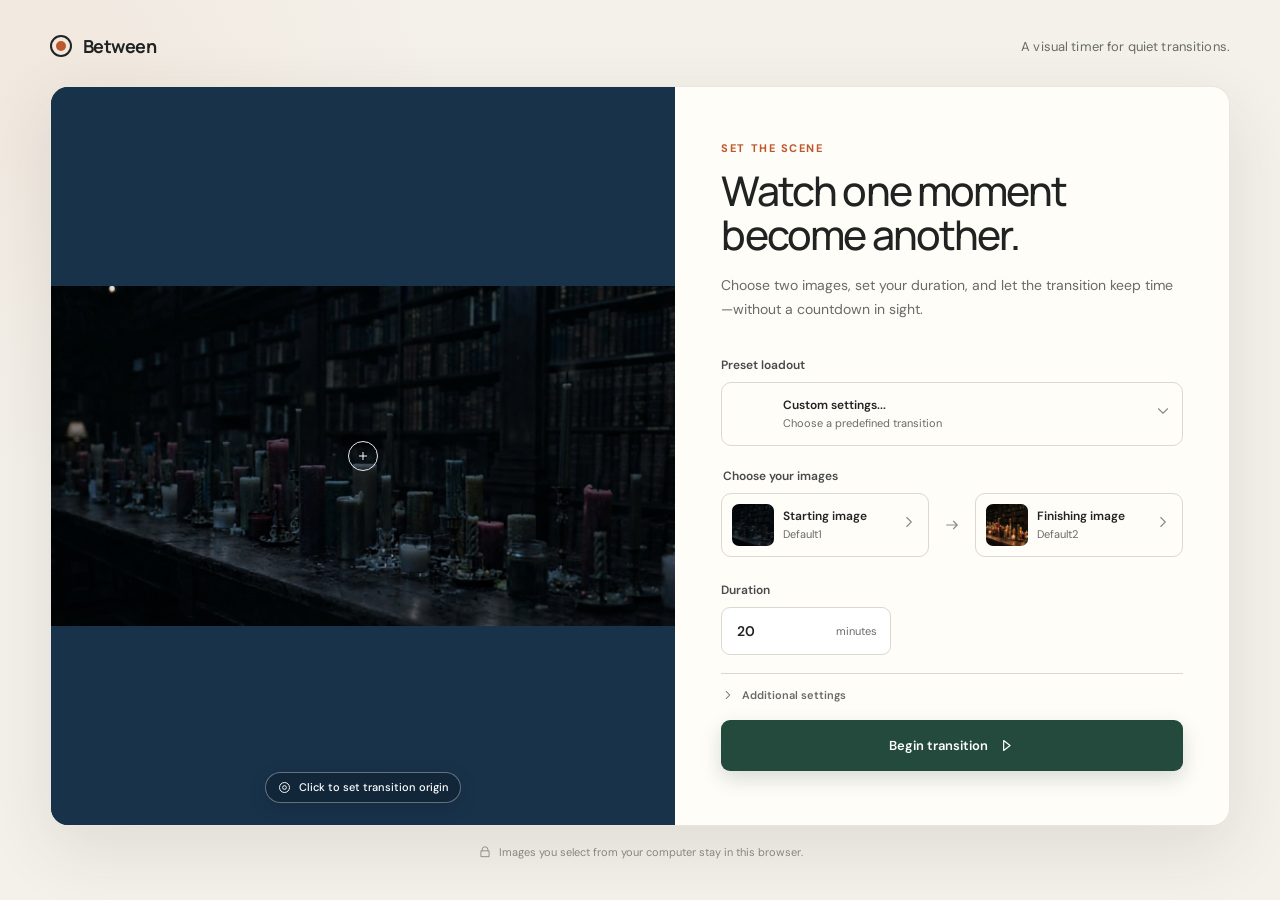
<file: public/index.html>
<!doctype html>
<html lang="en">
  <head>
    <meta charset="UTF-8" />
    <meta name="viewport" content="width=device-width, initial-scale=1.0" />
    <meta
      name="description"
      content="A calm, number-free visual timer that transitions between two images."
    />
    <title>Between — Visual Timer</title>
    <link rel="stylesheet" href="styles.css" />
  </head>
  <body>
    <main class="app-shell">
      <header class="site-header">
        <a class="wordmark" href="#" aria-label="Between visual timer home">
          <span class="wordmark-mark" aria-hidden="true"></span>
          Between
        </a>
        <p>A visual timer for quiet transitions.</p>
      </header>

      <section class="timer-card" aria-labelledby="page-title">
        <div class="preview-wrap">
          <div
            class="timer-canvas"
            id="timerCanvas"
            role="img"
            aria-label="Timer preview, showing the starting image"
          >
            <div class="image-layer image-one" id="imageOne"></div>
            <div class="image-layer image-two" id="imageTwo"></div>
          </div>

          <button
            class="origin-picker"
            id="originPicker"
            type="button"
            aria-label="Choose the transition origin. Current origin is centered."
          >
            <span class="origin-marker" id="originMarker" aria-hidden="true"></span>
            <span class="origin-hint">
              <svg viewBox="0 0 24 24" fill="none" aria-hidden="true">
                <circle cx="12" cy="12" r="3" />
                <circle cx="12" cy="12" r="8" />
              </svg>
              Click to set transition origin
            </span>
          </button>

          <div class="timer-overlay" id="timerOverlay" hidden>
            <div class="control-dock">
              <div class="timer-state" id="timerState">In progress</div>
              <button class="round-button pause-button" id="pauseButton" type="button">
                <span class="pause-icon" aria-hidden="true"></span>
                <span class="sr-only">Pause timer</span>
              </button>
              <button class="round-button" id="fullscreenButton" type="button">
                <svg class="fullscreen-icon" viewBox="0 0 24 24" fill="none" aria-hidden="true">
                  <path class="expand-path" d="M9 4H4v5m11-5h5v5M9 20H4v-5m11 5h5v-5" />
                  <path class="collapse-path" d="M4 9h5V4m11 5h-5V4M4 15h5v5m11-5h-5v5" />
                </svg>
                <span class="sr-only">Enter full screen</span>
              </button>
              <button class="text-button" id="resetButton" type="button">End timer</button>
            </div>
          </div>
        </div>

        <div class="setup-panel" id="setupPanel">
          <div class="intro">
            <p class="eyebrow">Set the scene</p>
            <h1 id="page-title">Watch one moment become another.</h1>
            <p class="intro-copy">
              Choose two images, set your duration, and let the transition keep time—without a
              countdown in sight.
            </p>
          </div>

          <form id="timerForm">
            <div class="preset-row">
              <label class="field-label" for="presetPicker">
                <span>Preset loadout</span>
                <button
                  class="image-picker preset-picker"
                  id="presetPicker"
                  type="button"
                  aria-haspopup="dialog"
                >
                  <span class="picker-thumb" id="presetThumb" aria-hidden="true"></span>
                  <span class="picker-copy">
                    <strong id="presetTitle">Custom settings...</strong>
                    <span id="presetSubtitle">Choose a predefined transition</span>
                  </span>
                  <span class="upload-icon" aria-hidden="true">
                    <svg viewBox="0 0 24 24" fill="none">
                      <path d="m6 9 6 6 6-6" />
                    </svg>
                  </span>
                </button>
              </label>
            </div>

            <fieldset>
              <legend>Choose your images</legend>
              <div class="image-pickers">
                <button class="image-picker" id="pickerOne" type="button" data-slot="one" aria-haspopup="dialog">
                  <span class="picker-thumb thumb-one" id="thumbOne" aria-hidden="true"></span>
                  <span class="picker-copy">
                    <strong>Starting image</strong>
                    <span id="fileOneName">Default1</span>
                  </span>
                  <span class="upload-icon" aria-hidden="true">
                    <svg viewBox="0 0 24 24" fill="none">
                      <path d="m9 6 6 6-6 6" />
                    </svg>
                  </span>
                </button>

                <span class="to-arrow" aria-hidden="true">
                  <svg viewBox="0 0 24 24" fill="none">
                    <path d="M5 12h14m-5-5 5 5-5 5" />
                  </svg>
                </span>

                <button class="image-picker" id="pickerTwo" type="button" data-slot="two" aria-haspopup="dialog">
                  <span class="picker-thumb thumb-two" id="thumbTwo" aria-hidden="true"></span>
                  <span class="picker-copy">
                    <strong>Finishing image</strong>
                    <span id="fileTwoName">Default2</span>
                  </span>
                  <span class="upload-icon" aria-hidden="true">
                    <svg viewBox="0 0 24 24" fill="none">
                      <path d="m9 6 6 6-6 6" />
                    </svg>
                  </span>
                </button>
              </div>
            </fieldset>

            <div class="settings-row">
              <label class="field-label" for="duration">
                <span>Duration</span>
                <span class="duration-field">
                  <input id="duration" type="number" min="1" max="1440" value="20" required />
                  <span>minutes</span>
                </span>
              </label>
            </div>

            <details class="advanced-settings">
              <summary>
                <svg viewBox="0 0 24 24" fill="none" aria-hidden="true">
                  <path d="m9 6 6 6-6 6" />
                </svg>
                Additional settings
              </summary>
              <div class="advanced-panel">
                <fieldset class="wipe-fieldset">
                  <legend>Wipe style</legend>
                  <div class="wipe-options" id="wipeOptions">
                    <!-- Dynamically injected transition options -->
                  </div>
                </fieldset>

                <div class="advanced-lower-grid">
                  <fieldset class="direction-fieldset">
                    <legend>Direction</legend>
                    <div class="segmented-control">
                      <label>
                        <input type="radio" name="direction" value="forward" checked />
                        <span>Forward direction</span>
                      </label>
                      <label>
                        <input type="radio" name="direction" value="inverse" />
                        <span>Inverse direction</span>
                      </label>
                    </div>
                  </fieldset>

                  <label class="field-label" for="featherAmount">
                    <span>Feather amount</span>
                    <span class="duration-field feather-field">
                      <input
                        id="featherAmount"
                        type="number"
                        min="0"
                        max="400"
                        value="60"
                        required
                      />
                      <span>pixels</span>
                    </span>
                  </label>
                </div>
              </div>
            </details>

            <button class="start-button" type="submit">
              <span>Begin transition</span>
              <svg viewBox="0 0 24 24" fill="none" aria-hidden="true">
                <path d="M8 5l9 7-9 7V5Z" />
              </svg>
            </button>
          </form>
        </div>
      </section>

      <p class="privacy-note">
        <svg viewBox="0 0 24 24" fill="none" aria-hidden="true">
          <path d="M7 10V8a5 5 0 0 1 10 0v2M5 10h14v10H5V10Z" />
        </svg>
        Images you select from your computer stay in this browser.
      </p>
    </main>

    <!-- Image Gallery Dialog -->
    <dialog class="gallery-dialog" id="galleryDialog" aria-labelledby="galleryTitle">
      <div class="gallery-header">
        <h2 id="galleryTitle">Choose an image</h2>
        <button class="gallery-close" id="galleryClose" type="button">
          <svg viewBox="0 0 24 24" fill="none" aria-hidden="true">
            <path d="M6 6l12 12M18 6 6 18" />
          </svg>
          <span class="sr-only">Close</span>
        </button>
      </div>

      <div class="gallery-body">
        <p class="gallery-status" id="galleryStatus" role="status">Loading images…</p>
        <div class="gallery-grid" id="galleryGrid"></div>
      </div>

      <div class="gallery-footer">
        <label class="upload-option">
          <input type="file" id="galleryUpload" accept="image/*" />
          <svg viewBox="0 0 24 24" fill="none" aria-hidden="true">
            <path d="M12 16V4m0 0L7.5 8.5M12 4l4.5 4.5M5 15v4h14v-4" />
          </svg>
          Select from your computer
        </label>
      </div>
    </dialog>

    <!-- Preset Selection Dialog -->
    <dialog class="gallery-dialog" id="presetDialog" aria-labelledby="presetDialogTitle">
      <div class="gallery-header">
        <h2 id="presetDialogTitle">Choose a preset loadout</h2>
        <button class="gallery-close" id="presetClose" type="button">
          <svg viewBox="0 0 24 24" fill="none" aria-hidden="true">
            <path d="M6 6l12 12M18 6 6 18" />
          </svg>
          <span class="sr-only">Close</span>
        </button>
      </div>

      <div class="gallery-body">
        <p class="gallery-status" id="presetStatus" role="status">Loading presets…</p>
        <div class="gallery-grid" id="presetGrid"></div>
      </div>
    </dialog>

    <script type="module" src="app.js"></script>
  </body>
</html>
</file>
<file: public/styles.css>
@import url('https://fonts.googleapis.com/css2?family=DM+Sans:wght@400;500;600&family=Manrope:wght@400;500;600;700&display=swap');

:root {
  --ink: #202322;
  --muted: #686b68;
  --paper: #f4f1ea;
  --card: #fffdf8;
  --line: #dcd8cf;
  --blue: #18324a;
  --orange: #bd572c;
  --green: #234a3c;
}

* {
  box-sizing: border-box;
}

html {
  min-width: 320px;
  background: var(--paper);
}

body {
  margin: 0;
  color: var(--ink);
  font-family: 'DM Sans', sans-serif;
  min-height: 100vh;
  background:
    radial-gradient(circle at 5% 10%, rgba(189, 87, 44, 0.06), transparent 24rem),
    var(--paper);
}

button,
input {
  font: inherit;
}

button,
label {
  -webkit-tap-highlight-color: transparent;
}

.app-shell {
  width: min(1180px, calc(100% - 40px));
  margin: 0 auto;
  padding: 34px 0 28px;
}

.site-header {
  display: flex;
  align-items: center;
  justify-content: space-between;
  margin-bottom: 28px;
}

.wordmark {
  display: inline-flex;
  align-items: center;
  gap: 11px;
  color: var(--ink);
  font-family: 'Manrope', sans-serif;
  font-size: 18px;
  font-weight: 700;
  letter-spacing: -0.03em;
  text-decoration: none;
}

.wordmark-mark {
  width: 22px;
  aspect-ratio: 1;
  border: 2px solid var(--ink);
  border-radius: 50%;
  position: relative;
}

.wordmark-mark::after {
  content: '';
  position: absolute;
  inset: 4px;
  border-radius: inherit;
  background: var(--orange);
}

.site-header p {
  margin: 0;
  color: var(--muted);
  font-size: 13px;
  letter-spacing: 0.01em;
}

.timer-card {
  display: grid;
  grid-template-columns: minmax(0, 1.06fr) minmax(420px, 0.94fr);
  min-height: 640px;
  overflow: hidden;
  border: 1px solid rgba(32, 35, 34, 0.1);
  border-radius: 18px;
  background: var(--card);
  box-shadow: 0 22px 70px rgba(50, 43, 34, 0.11);
}

.preview-wrap {
  min-height: 100%;
  position: relative;
  overflow: hidden;
  background: var(--blue);
}

.timer-canvas,
.image-layer {
  position: absolute;
  inset: 0;
}

.timer-canvas {
  overflow: hidden;
}

.image-layer {
  background-position: center;
  background-size: cover;
  will-change: mask-image;
}

.timer-card:not(.is-running) .image-layer {
  background-repeat: no-repeat;
  background-size: contain;
  background-position: center center;
}

.image-one {
  z-index: 1;
  background-color: var(--blue);
}

.image-two {
  z-index: 2;
  background-color: var(--orange);
  opacity: 0;
}

.origin-picker {
  position: absolute;
  z-index: 3;
  inset: 0;
  width: 100%;
  border: 0;
  padding: 0;
  color: white;
  background: transparent;
  cursor: crosshair;
}

.origin-picker:focus-visible {
  outline: 3px solid white;
  outline-offset: -5px;
}

.origin-picker[hidden] {
  display: none;
}

.origin-marker {
  position: absolute;
  left: 50%;
  top: 50%;
  width: 30px;
  height: 30px;
  border: 1px solid rgba(255, 255, 255, 0.9);
  border-radius: 50%;
  box-shadow: 0 2px 14px rgba(0, 0, 0, 0.32);
  transform: translate(-50%, -50%);
  pointer-events: none;
}

.origin-marker::before,
.origin-marker::after {
  content: '';
  position: absolute;
  left: 50%;
  top: 50%;
  background: white;
  transform: translate(-50%, -50%);
}

.origin-marker::before {
  width: 8px;
  height: 1px;
}

.origin-marker::after {
  width: 1px;
  height: 8px;
}

.origin-hint {
  position: absolute;
  left: 50%;
  bottom: 22px;
  display: flex;
  align-items: center;
  gap: 7px;
  border: 1px solid rgba(255, 255, 255, 0.34);
  border-radius: 999px;
  padding: 7px 11px;
  font-size: 11px;
  font-weight: 500;
  white-space: nowrap;
  background: rgba(9, 16, 20, 0.3);
  box-shadow: 0 5px 20px rgba(0, 0, 0, 0.12);
  backdrop-filter: blur(8px);
  transform: translateX(-50%);
  pointer-events: none;
}

.origin-hint svg {
  width: 15px;
  stroke: currentColor;
  stroke-width: 1.5;
}

.timer-card.is-running .origin-picker {
  display: none;
}

.timer-canvas.finish-bump {
  animation: finish-bump 1s ease-in-out;
}

@keyframes finish-bump {
  0%,
  100% {
    filter: brightness(1);
  }

  50% {
    filter: brightness(1.15);
  }
}

.timer-overlay {
  position: absolute;
  z-index: 4;
  inset: 0;
  display: flex;
  flex-direction: column;
  align-items: center;
  justify-content: flex-end;
  padding-bottom: 18px;
  color: white;
  opacity: 0;
  pointer-events: none;
  transition: opacity 220ms ease;
}

.timer-overlay[hidden] {
  display: none;
}

.timer-card.is-running {
  display: block;
  aspect-ratio: 16 / 9;
  min-height: 0;
}

.timer-card.is-running .preview-wrap {
  height: 100%;
}

.timer-card.is-running .setup-panel {
  display: none;
}

.timer-card.is-running .timer-overlay {
  opacity: 1;
}

.control-dock {
  display: flex;
  align-items: center;
  gap: 6px;
  border: 1px solid rgba(255, 255, 255, 0.28);
  border-radius: 999px;
  padding: 4px;
  background: rgba(10, 13, 13, 0.38);
  box-shadow: 0 5px 22px rgba(0, 0, 0, 0.16);
  backdrop-filter: blur(12px);
  pointer-events: auto;
}

.timer-state {
  padding: 0 7px 0 9px;
  font-size: 9px;
  font-weight: 600;
  letter-spacing: 0.08em;
  text-transform: uppercase;
  text-shadow: 0 1px 12px rgba(0, 0, 0, 0.25);
}

.round-button {
  width: 30px;
  aspect-ratio: 1;
  display: grid;
  place-items: center;
  border: 0;
  border-radius: 50%;
  color: white;
  background: rgba(255, 255, 255, 0.1);
  cursor: pointer;
  transition: background 160ms ease, transform 160ms ease;
}

.round-button[hidden] {
  display: none;
}

.round-button:hover {
  background: rgba(255, 255, 255, 0.22);
}

.pause-icon {
  width: 8px;
  height: 12px;
  border-inline: 2px solid currentColor;
}

.is-paused .pause-icon {
  width: 0;
  height: 0;
  margin-left: 2px;
  border: 5px solid transparent;
  border-left: 8px solid currentColor;
  border-right: 0;
}

.fullscreen-icon {
  width: 14px;
  stroke: currentColor;
  stroke-width: 1.7;
  stroke-linecap: round;
  stroke-linejoin: round;
}

.collapse-path,
.is-fullscreen .expand-path {
  display: none;
}

.is-fullscreen .collapse-path {
  display: block;
}

.text-button {
  border: 0;
  border-radius: 999px;
  padding: 6px 9px;
  color: white;
  font-size: 10px;
  font-weight: 500;
  background: none;
  cursor: pointer;
  text-shadow: 0 1px 12px rgba(0, 0, 0, 0.4);
}

.text-button:hover {
  background: rgba(255, 255, 255, 0.12);
}

.timer-card:fullscreen {
  width: 100vw;
  height: 100vh;
  border: 0;
  border-radius: 0;
  aspect-ratio: auto;
  background: black;
}

.timer-card:fullscreen .preview-wrap {
  height: 100%;
  min-height: 0;
}

.timer-card::backdrop {
  background: black;
}

.setup-panel {
  display: flex;
  flex-direction: column;
  justify-content: center;
  padding: 54px clamp(32px, 3.6vw, 50px);
}

.eyebrow {
  margin: 0 0 13px;
  color: var(--orange);
  font-size: 11px;
  font-weight: 700;
  letter-spacing: 0.14em;
  text-transform: uppercase;
}

h1 {
  max-width: 500px;
  margin: 0;
  font-family: 'Manrope', sans-serif;
  font-size: clamp(32px, 3.2vw, 48px);
  font-weight: 500;
  line-height: 1.08;
  letter-spacing: -0.045em;
}

.intro-copy {
  max-width: 480px;
  margin: 18px 0 36px;
  color: var(--muted);
  font-size: 14px;
  line-height: 1.65;
}

form,
fieldset {
  min-width: 0;
}

fieldset {
  margin: 0;
  border: 0;
  padding: 0;
}

legend,
.field-label > span:first-child {
  margin-bottom: 9px;
  color: #474a48;
  font-size: 12px;
  font-weight: 600;
}

.image-pickers {
  display: grid;
  grid-template-columns: minmax(0, 1fr) 26px minmax(0, 1fr);
  align-items: center;
  gap: 10px;
}

.image-picker {
  width: 100%;
  min-width: 0;
  color: inherit;
  font: inherit;
  text-align: left;
  background: transparent;
  display: grid;
  grid-template-columns: 42px minmax(0, 1fr) 18px;
  align-items: center;
  gap: 9px;
  border: 1px solid var(--line);
  border-radius: 10px;
  padding: 10px;
  cursor: pointer;
  transition: border-color 160ms ease, box-shadow 160ms ease;
}

.image-picker:hover,
.image-picker:focus-within {
  border-color: #9a9c96;
  box-shadow: 0 0 0 3px rgba(35, 74, 60, 0.08);
}

.picker-thumb {
  width: 42px;
  aspect-ratio: 1;
  border-radius: 7px;
  background-position: center;
  background-size: cover;
}

.thumb-one {
  background-color: var(--blue);
}

.thumb-two {
  background-color: var(--orange);
}

.picker-copy {
  min-width: 0;
  display: flex;
  flex-direction: column;
  gap: 3px;
}

.picker-copy strong,
.picker-copy span {
  overflow: hidden;
  text-overflow: ellipsis;
  white-space: nowrap;
}

.picker-copy strong {
  font-size: 12px;
  font-weight: 600;
}

.picker-copy span {
  color: var(--muted);
  font-size: 11px;
}

.upload-icon,
.to-arrow {
  color: #8a8c87;
}

.upload-icon svg,
.to-arrow svg {
  width: 18px;
  stroke: currentColor;
  stroke-width: 1.5;
  stroke-linecap: round;
  stroke-linejoin: round;
}

.to-arrow {
  display: grid;
  place-items: center;
}

.settings-row {
  margin-top: 25px;
}

.settings-row > .field-label {
  width: 170px;
}

.field-label {
  display: flex;
  flex-direction: column;
}

.duration-field {
  height: 48px;
  display: flex;
  align-items: center;
  border: 1px solid var(--line);
  border-radius: 9px;
  padding: 0 13px;
  background: white;
}

.duration-field:focus-within {
  border-color: var(--green);
  box-shadow: 0 0 0 3px rgba(35, 74, 60, 0.09);
}

.duration-field input {
  width: 100%;
  min-width: 0;
  border: 0;
  outline: 0;
  color: var(--ink);
  font-size: 14px;
  font-weight: 600;
  background: transparent;
}

.duration-field span {
  color: var(--muted);
  font-size: 11px;
}

.direction-fieldset legend {
  margin-bottom: 9px;
}

.segmented-control {
  height: 48px;
  display: grid;
  grid-template-columns: 1fr 1fr;
  border: 1px solid var(--line);
  border-radius: 9px;
  padding: 3px;
  background: #efede7;
}

.segmented-control label {
  min-width: 0;
  cursor: pointer;
}

.segmented-control input {
  position: absolute;
  opacity: 0;
}

.segmented-control span {
  height: 100%;
  display: flex;
  align-items: center;
  justify-content: center;
  gap: 7px;
  border-radius: 6px;
  color: var(--muted);
  font-size: 10px;
  font-weight: 600;
  white-space: nowrap;
}

.segmented-control svg {
  width: 17px;
  flex: 0 0 auto;
  stroke: currentColor;
  stroke-width: 1.5;
  stroke-linecap: round;
  stroke-linejoin: round;
}

.segmented-control input:checked + span {
  color: var(--ink);
  background: white;
  box-shadow: 0 2px 7px rgba(30, 31, 29, 0.1);
}

.segmented-control input:focus-visible + span {
  outline: 2px solid var(--green);
  outline-offset: 1px;
}

.advanced-settings {
  margin-top: 18px;
  border-top: 1px solid var(--line);
  padding-top: 14px;
}

.advanced-settings summary {
  width: fit-content;
  display: flex;
  align-items: center;
  gap: 7px;
  color: var(--muted);
  font-size: 11px;
  font-weight: 600;
  list-style: none;
  cursor: pointer;
}

.advanced-settings summary::-webkit-details-marker {
  display: none;
}

.advanced-settings summary:focus-visible {
  border-radius: 3px;
  outline: 2px solid var(--green);
  outline-offset: 3px;
}

.advanced-settings summary svg {
  width: 14px;
  stroke: currentColor;
  stroke-width: 1.8;
  stroke-linecap: round;
  stroke-linejoin: round;
  transition: transform 160ms ease;
}

.advanced-settings[open] summary svg {
  transform: rotate(90deg);
}

.advanced-panel {
  padding-top: 13px;
}

.wipe-fieldset legend {
  margin-bottom: 9px;
}

.wipe-options {
  display: grid;
  grid-template-columns: repeat(2, 1fr);
  gap: 7px;
}

.wipe-options label {
  min-width: 0;
  cursor: pointer;
}

.wipe-options input {
  position: absolute;
  opacity: 0;
}

.wipe-options span {
  height: 40px;
  display: flex;
  align-items: center;
  gap: 8px;
  border: 1px solid var(--line);
  border-radius: 8px;
  padding: 0 10px;
  color: var(--muted);
  font-size: 10px;
  font-weight: 600;
  background: white;
}

.wipe-options svg {
  width: 17px;
  flex: 0 0 auto;
  stroke: currentColor;
  stroke-width: 1.5;
  stroke-linecap: round;
  stroke-linejoin: round;
}

.wipe-options input:checked + span {
  border-color: rgba(35, 74, 60, 0.45);
  color: var(--green);
  background: rgba(35, 74, 60, 0.06);
  box-shadow: inset 0 0 0 1px rgba(35, 74, 60, 0.12);
}

.wipe-options input:focus-visible + span {
  outline: 2px solid var(--green);
  outline-offset: 1px;
}

.advanced-lower-grid {
  display: grid;
  grid-template-columns: minmax(0, 1fr) 150px;
  gap: 12px;
  margin-top: 13px;
}

.feather-field {
  height: 42px;
}

.advanced-settings + .start-button {
  margin-top: 18px;
}

.start-button {
  width: 100%;
  height: 51px;
  display: flex;
  align-items: center;
  justify-content: center;
  gap: 10px;
  margin-top: 28px;
  border: 0;
  border-radius: 9px;
  color: white;
  font-size: 13px;
  font-weight: 600;
  background: var(--green);
  box-shadow: 0 8px 20px rgba(35, 74, 60, 0.18);
  cursor: pointer;
  transition: background 160ms ease, transform 160ms ease;
}

.start-button:hover {
  background: #193a2f;
  transform: translateY(-1px);
}

.start-button svg {
  width: 17px;
  stroke: currentColor;
  stroke-width: 1.7;
  stroke-linejoin: round;
}

.privacy-note {
  display: flex;
  align-items: center;
  justify-content: center;
  gap: 7px;
  margin: 19px 0 0;
  color: #858680;
  font-size: 11px;
}

.privacy-note svg {
  width: 14px;
  stroke: currentColor;
  stroke-width: 1.5;
  stroke-linejoin: round;
}

.gallery-dialog {
  width: min(720px, calc(100% - 24px));
  max-height: min(660px, calc(100vh - 24px));
  margin: auto;
  border: 0;
  border-radius: 16px;
  padding: 0;
  overflow: hidden;
  color: var(--ink);
  background: var(--card);
  box-shadow: 0 30px 90px rgba(20, 24, 22, 0.35);
}

.gallery-dialog[open] {
  display: flex;
  flex-direction: column;
}

.gallery-dialog::backdrop {
  background: rgba(20, 24, 22, 0.55);
  backdrop-filter: blur(3px);
}

.gallery-header {
  display: flex;
  align-items: center;
  justify-content: space-between;
  gap: 16px;
  padding: 20px 22px 14px;
}

.gallery-header h2 {
  margin: 0;
  font-family: 'Manrope', sans-serif;
  font-size: 20px;
  font-weight: 500;
  letter-spacing: -0.03em;
}

.gallery-close {
  width: 32px;
  aspect-ratio: 1;
  flex: 0 0 auto;
  display: grid;
  place-items: center;
  border: 0;
  border-radius: 50%;
  color: var(--muted);
  background: #efede7;
  cursor: pointer;
  transition: background 160ms ease;
}

.gallery-close:hover {
  background: #e4e1d8;
}

.gallery-close:focus-visible,
.gallery-item:focus-visible,
.image-picker:focus-visible {
  outline: 2px solid var(--green);
  outline-offset: 2px;
}

.gallery-close svg {
  width: 16px;
  stroke: currentColor;
  stroke-width: 1.7;
  stroke-linecap: round;
}

.gallery-body {
  min-height: 160px;
  flex: 1 1 auto;
  overflow-y: auto;
  padding: 0 22px 18px;
}

.gallery-status {
  margin: 0;
  padding: 36px 0;
  color: var(--muted);
  font-size: 13px;
  line-height: 1.6;
  text-align: center;
}

.gallery-status[hidden] {
  display: none;
}

.gallery-grid {
  display: grid;
  grid-template-columns: repeat(auto-fill, minmax(150px, 1fr));
  gap: 10px;
}

.gallery-item {
  position: relative;
  aspect-ratio: 4 / 3;
  overflow: hidden;
  border: 2px solid transparent;
  border-radius: 10px;
  padding: 0;
  background: #efede7;
  cursor: pointer;
  transition: border-color 160ms ease, box-shadow 160ms ease;
}

.gallery-item:hover {
  box-shadow: 0 0 0 3px rgba(35, 74, 60, 0.12);
}

.gallery-item[aria-pressed='true'] {
  border-color: var(--green);
}

.gallery-item img {
  width: 100%;
  height: 100%;
  display: block;
  object-fit: cover;
}

.gallery-item span {
  position: absolute;
  inset: auto 0 0;
  overflow: hidden;
  padding: 18px 9px 7px;
  color: white;
  font-size: 11px;
  font-weight: 500;
  text-align: left;
  text-overflow: ellipsis;
  white-space: nowrap;
  background: linear-gradient(transparent, rgba(10, 13, 13, 0.62));
}

.gallery-footer {
  display: flex;
  justify-content: flex-end;
  border-top: 1px solid var(--line);
  padding: 14px 22px;
}

.upload-option {
  position: relative;
  display: inline-flex;
  align-items: center;
  gap: 8px;
  border: 1px solid var(--line);
  border-radius: 9px;
  padding: 10px 14px;
  color: var(--ink);
  font-size: 12px;
  font-weight: 600;
  background: white;
  cursor: pointer;
  transition: border-color 160ms ease, box-shadow 160ms ease;
}

.upload-option:hover,
.upload-option:focus-within {
  border-color: #9a9c96;
  box-shadow: 0 0 0 3px rgba(35, 74, 60, 0.08);
}

.upload-option input {
  position: absolute;
  width: 1px;
  height: 1px;
  overflow: hidden;
  opacity: 0;
}

.upload-option svg {
  width: 16px;
  stroke: currentColor;
  stroke-width: 1.5;
  stroke-linecap: round;
  stroke-linejoin: round;
}

.sr-only {
  position: absolute;
  width: 1px;
  height: 1px;
  overflow: hidden;
  clip: rect(0, 0, 0, 0);
  white-space: nowrap;
}

@media (max-width: 900px) {
  .timer-card {
    grid-template-columns: 1fr;
  }

  .preview-wrap {
    min-height: 390px;
  }

  .setup-panel {
    padding: 44px;
  }

  .timer-card.is-running {
    aspect-ratio: 4 / 3;
  }
}

@media (max-width: 580px) {
  .app-shell {
    width: min(100% - 24px, 1180px);
    padding-top: 20px;
  }

  .site-header p {
    display: none;
  }

  .timer-card {
    border-radius: 13px;
  }

  .preview-wrap {
    min-height: 260px;
  }

  .setup-panel {
    padding: 32px 22px;
  }

  h1 {
    font-size: 33px;
  }

  .image-pickers,
  .wipe-options,
  .advanced-lower-grid {
    grid-template-columns: 1fr;
  }

  .to-arrow {
    height: 12px;
    transform: rotate(90deg);
  }

  .settings-row > .field-label {
    width: 100%;
  }

  .advanced-panel {
    padding-top: 12px;
  }

  .timer-card.is-running {
    height: max(560px, calc(100vh - 120px));
    min-height: 0;
    aspect-ratio: auto;
  }
}

@media (prefers-reduced-motion: reduce) {
  *,
  *::before,
  *::after {
    scroll-behavior: auto !important;
    transition-duration: 0.01ms !important;
  }
}
/* --- Preset Field Styling --- */
.preset-row {
  margin-bottom: 22px;
}

.select-field {
  height: 44px;
  display: flex;
  align-items: center;
  border: 1px solid var(--line);
  border-radius: 9px;
  padding: 0 10px;
  background: white;
  transition: border-color 160ms ease, box-shadow 160ms ease;
}

.select-field:focus-within {
  border-color: var(--green);
  box-shadow: 0 0 0 3px rgba(35, 74, 60, 0.09);
}

.select-field select {
  width: 100%;
  border: 0;
  outline: 0;
  color: var(--ink);
  font: inherit;
  font-size: 13px;
  font-weight: 500;
  background: transparent;
  cursor: pointer;
}
.badge {
  font-size: 10px;
  background: var(--orange);
  color: white;
  padding: 2px 7px;
  border-radius: 99px;
  margin-left: 6px;
  text-transform: uppercase;
}

.admin-actions {
  display: grid;
  grid-template-columns: 1fr 1fr;
  gap: 12px;
  margin-top: 24px;
}

.secondary-btn {
  background: var(--blue) !important;
}

.thumbnail-preview-card {
  margin-top: 24px;
  padding: 16px;
  border: 1px solid var(--line);
  border-radius: 12px;
  background: white;
}

.thumbnail-preview-card canvas {
  width: 100%;
  max-width: 300px;
  height: auto;
  border-radius: 8px;
  border: 1px solid var(--line);
  display: block;
  margin-top: 8px;
}

.status-msg {
  font-size: 12px;
  color: var(--green);
  font-weight: 600;
  margin-top: 8px;
}
/* ---- Finish point (admin) — paste at the bottom of styles.css ---- */

/* Dashed ring that shows where the wipe will stop */
.finish-ring {
  position: absolute;
  border: 2px dashed rgba(255, 255, 255, 0.95);
  border-radius: 50%;
  box-shadow: 0 0 0 1px rgba(0, 0, 0, 0.5), inset 0 0 0 1px rgba(0, 0, 0, 0.35);
  transform: translate(-50%, -50%);
  pointer-events: none;
}

.finish-ring[hidden] {
  display: none;
}

.finish-row {
  margin-top: 14px;
}

.finish-row[hidden] {
  display: none;
}

.finish-toggle {
  display: flex;
  align-items: center;
  gap: 9px;
  font-size: 13px;
  cursor: pointer;
}

.finish-toggle input {
  width: 17px;
  height: 17px;
  accent-color: var(--green);
}

.finish-hint {
  margin: 8px 0 0;
  font-size: 12px;
  line-height: 1.45;
  color: var(--muted);
}

.finish-hint[hidden] {
  display: none;
}
</file>
